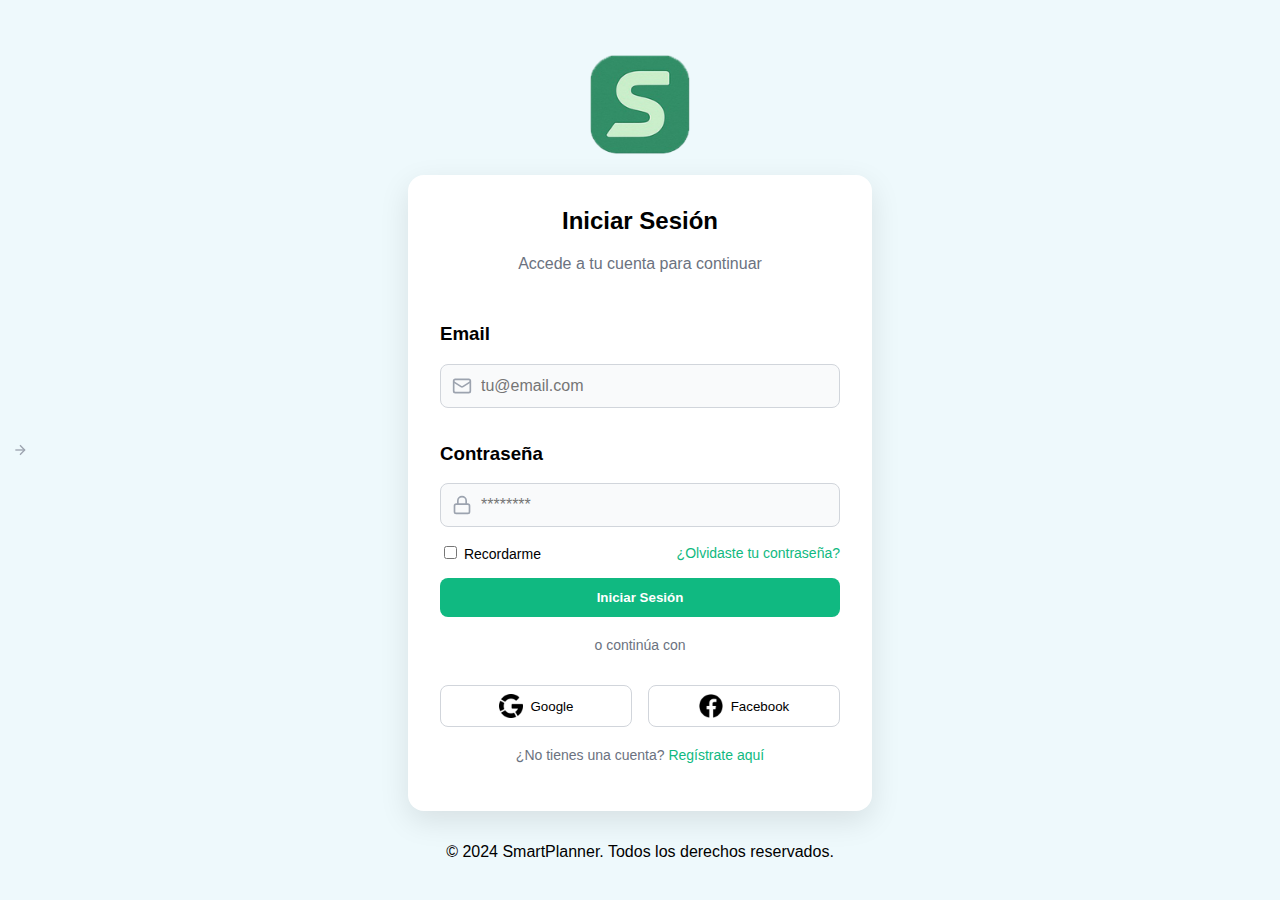
<file: views/login.html>
<!DOCTYPE html>
<html lang="en">
<head>
    <meta charset="UTF-8">
    <meta name="viewport" content="width=device-width, initial-scale=1.0">
    <title>SMART PLANNER - LOGIN</title>
    <link rel="icon" href="/img/Logo.png">
    <link rel="stylesheet" href="/styles/login.css">
</head>
<body>
    <section class="logo">
        <img src="/img/Logo.png" alt="" width="100" height="100">
    </section>

    <section class="login-form">
        <h2>Iniciar Sesión</h2>
        <p>Accede a tu cuenta para continuar</p>

        <section>
            <h3>Email</h3>
            <div class="input-icon">
            <svg xmlns="http://www.w3.org/2000/svg" class="icon" width="20" height="20" fill="none" stroke="currentColor" stroke-width="2"
                viewBox="0 0 24 24">
                <rect width="20" height="16" x="2" y="4" rx="2"></rect>
                <path d="m22 7-8.97 5.7a1.94 1.94 0 0 1-2.06 0L2 7"></path>
            </svg>
            <input type="email" placeholder="tu@email.com" required>
            </div>
        </section>

        <section>
            <h3>Contraseña</h3>
            <div class="input-icon">
            <svg xmlns="http://www.w3.org/2000/svg" class="icon" width="20" height="20" fill="none" stroke="currentColor" stroke-width="2"
                viewBox="0 0 24 24">
                <rect x="3" y="11" width="18" height="11" rx="2"></rect>
                <path d="M7 11V7a5 5 0 0 1 10 0v4"></path>
            </svg>
            <input type="password" placeholder="********" required>
            </div>
        </section>

        <section class="options">
            <label><input type="checkbox"> Recordarme</label>
            <a href="/views/recuperarContraseña.html">¿Olvidaste tu contraseña?</a>
        </section>

        <button type="submit">
            Iniciar Sesión
            <svg xmlns="http://www.w3.org/2000/svg" width="16" height="16" fill="none" stroke="currentColor" stroke-width="2"
            viewBox="0 0 24 24">
            <path d="M5 12h14"></path>
            <path d="m12 5 7 7-7 7"></path>
            </svg>
        </button>

        <p class="divider">o continúa con</p>

        <section class="social-buttons">
            <button><img src="/img/google.png" alt="Google"> Google</button>
            <button><img src="/img/facebook.png" alt="Facebook"> Facebook</button>
        </section>

        <p class="register-text">
            ¿No tienes una cuenta? <a href="/views/registro.html">Regístrate aquí</a>
        </p>
    </section>

    <footer>
        <p>© 2024 SmartPlanner. Todos los derechos reservados.</p>
    </footer>

    
</body>
</html>
</file>
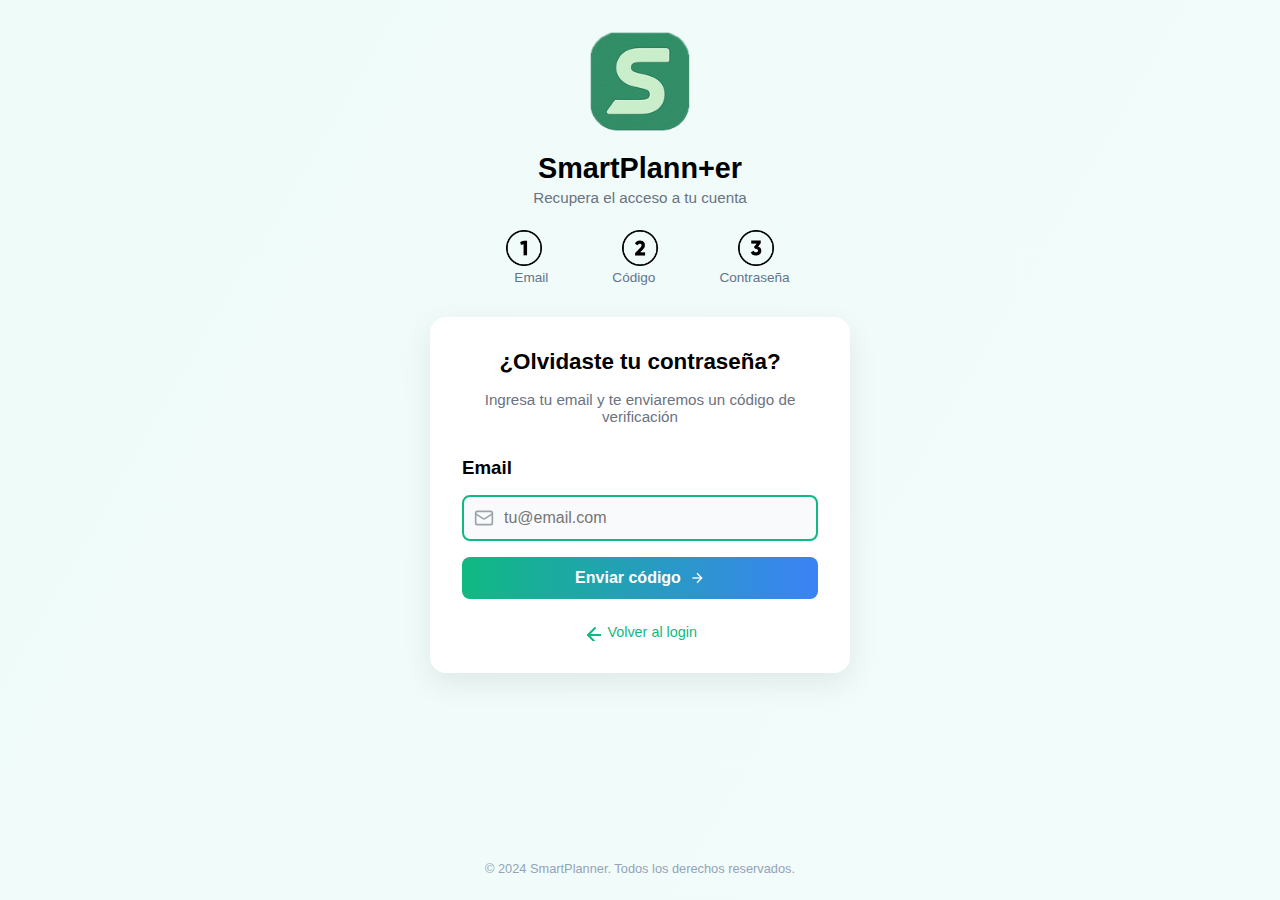
<file: views/recuperarContraseña.html>
<!DOCTYPE html>
<html lang="es">
<head>
  <meta charset="UTF-8" />
  <meta name="viewport" content="width=device-width, initial-scale=1.0" />
  <title>SMART PLANNER - RECUPERAR CONTRASEÑA</title>
  <link rel="stylesheet" href="/styles/recuperarContraseña.css" />
  <link rel="icon" href="/img/Logo.png" />
</head>
<body>
  <section class="logo">
    <img src="/img/Logo.png" alt="Logo SmartPlanner" width="100" height="100" />
  </section>

  <section class="branding">
    <h2>SmartPlann+er</h2>
    <p>Recupera el acceso a tu cuenta</p>
  </section>

  <section class="step-indicator">
    <div><img src="/img/numero-1.png" alt="Paso 1" /></div>
    <div><img src="/img/number-2.png" alt="Paso 2" /></div>
    <div><img src="/img/numero-3.png" alt="Paso 3" /></div>
  </section>

  <section class="step-labels">
    <div><h4>Email</h4></div>
    <div><h4>Código</h4></div>
    <div><h4>Contraseña</h4></div>
  </section>

  <section class="recovery-box">
    <h2>¿Olvidaste tu contraseña?</h2>
    <p>Ingresa tu email y te enviaremos un código de verificación</p>

    <h3>Email</h3>
    <div class="input-icon">
      <svg xmlns="http://www.w3.org/2000/svg" width="20" height="20" fill="none"
        stroke="currentColor" stroke-width="2" viewBox="0 0 24 24">
        <rect width="20" height="16" x="2" y="4" rx="2" />
        <path d="m22 7-8.97 5.7a1.94 1.94 0 0 1-2.06 0L2 7" />
      </svg>
      <input type="email" placeholder="tu@email.com" required />
    </div>

    <a class="submit-button" href="/views/recuperarContraseña2.html">
      Enviar código
      <svg xmlns="http://www.w3.org/2000/svg" width="16" height="16" fill="none"
        stroke="currentColor" stroke-width="2" viewBox="0 0 24 24">
        <path d="M5 12h14"></path>
        <path d="m12 5 7 7-7 7"></path>
      </svg>
    </a>

    <a class="back-link" href="/views/login.html">
      <svg xmlns="http://www.w3.org/2000/svg" width="24" height="24"
        fill="none" stroke="currentColor" stroke-width="2" stroke-linecap="round"
        stroke-linejoin="round" class="icon-back">
        <path d="m12 19-7-7 7-7" />
        <path d="M19 12H5" />
      </svg>
      Volver al login
    </a>
  </section>

  <footer>
    <p>© 2024 SmartPlanner. Todos los derechos reservados.</p>
  </footer>
</body>
</html>
</file>
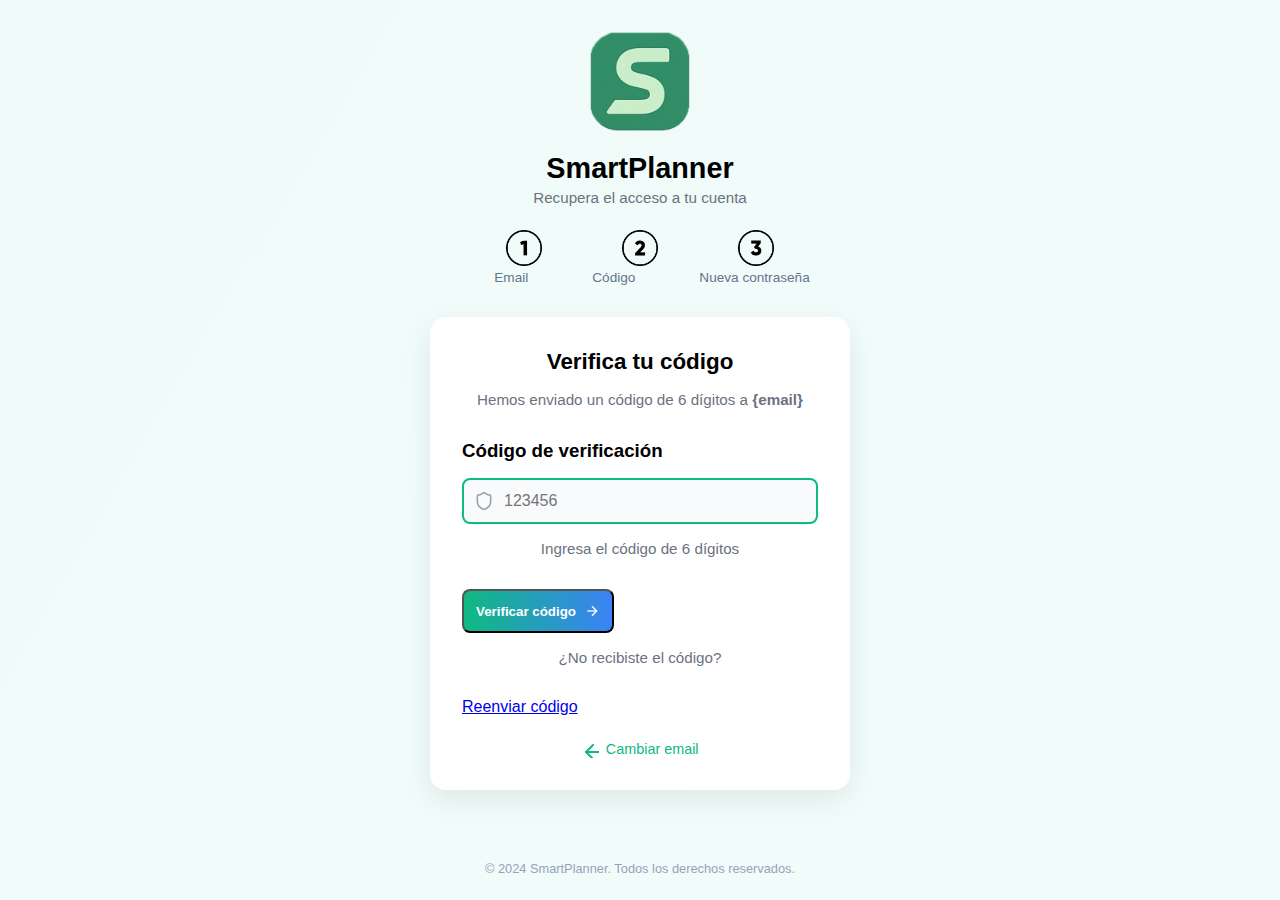
<file: views/recuperarContraseña2.html>
<!DOCTYPE html>
<html lang="es">
<head>
  <meta charset="UTF-8" />
  <meta name="viewport" content="width=device-width, initial-scale=1.0" />
  <title>SmartPlanner - Verificar Código</title>
  <link rel="icon" href="../img/Logo.png" />
  <link rel="stylesheet" href="../styles/recuperarContraseña2.css" />
</head>
<body>

  <section class="logo">
    <img src="../img/Logo.png" alt="Logo SmartPlanner" width="100" height="100" />
  </section>


  <section class="branding">
    <h2>SmartPlanner</h2>
    <p>Recupera el acceso a tu cuenta</p>
  </section>

  <section class="step-indicator">
    <div><img src="../img/numero-1.png" alt="Paso 1" /></div>
    <div><img src="../img/number-2.png" alt="Paso 2" /></div>
    <div><img src="../img/numero-3.png" alt="Paso 3" /></div>
  </section>

  <section class="step-labels">
    <div><h4>Email</h4></div>
    <div><h4>Código</h4></div>
    <div><h4>Nueva contraseña</h4></div>
  </section>


  <section class="recovery-box">
    <h2>Verifica tu código</h2>
    <p>Hemos enviado un código de 6 dígitos a <strong>{email}</strong></p>

    <h3>Código de verificación</h3>
    <div class="input-icon">
      <svg xmlns="http://www.w3.org/2000/svg" width="20" height="20" fill="none"
        stroke="currentColor" stroke-width="2" viewBox="0 0 24 24">
        <path d="M20 13c0 5-3.5 7.5-7.66 8.95a1 1 0 0 1-.67-.01C7.5 20.5 4 18 4 13V6a1 1 0 0 1 1-1c2 0 4.5-1.2 6.24-2.72a1.17 1.17 0 0 1 1.52 0C14.51 3.81 17 5 19 5a1 1 0 0 1 1 1z"/>
      </svg>
      <input type="text" inputmode="numeric" maxlength="6" placeholder="123456" required />
    </div>
    <p>Ingresa el código de 6 dígitos</p>

    <form action="../views/recuperarContraseña3.html">
      <button type="submit" class="submit-button">
        Verificar código
        <svg xmlns="http://www.w3.org/2000/svg" width="16" height="16" fill="none"
          stroke="currentColor" stroke-width="2" viewBox="0 0 24 24">
          <path d="M5 12h14"></path>
          <path d="m12 5 7 7-7 7"></path>
        </svg>
      </button>
    </form>


    <p>¿No recibiste el código?</p>
    <a href="#" class="resend-link">Reenviar código</a>

 
    <a class="back-link" href="../views/recuperarContraseña.html">
      <svg xmlns="http://www.w3.org/2000/svg" width="20" height="20"
        fill="none" stroke="currentColor" stroke-width="2" stroke-linecap="round"
        stroke-linejoin="round" class="icon-back">
        <path d="m12 19-7-7 7-7" />
        <path d="M19 12H5" />
      </svg>
      Cambiar email
    </a>
  </section>


  <footer>
    <p>© 2024 SmartPlanner. Todos los derechos reservados.</p>
  </footer>
</body>
</html>
</file>
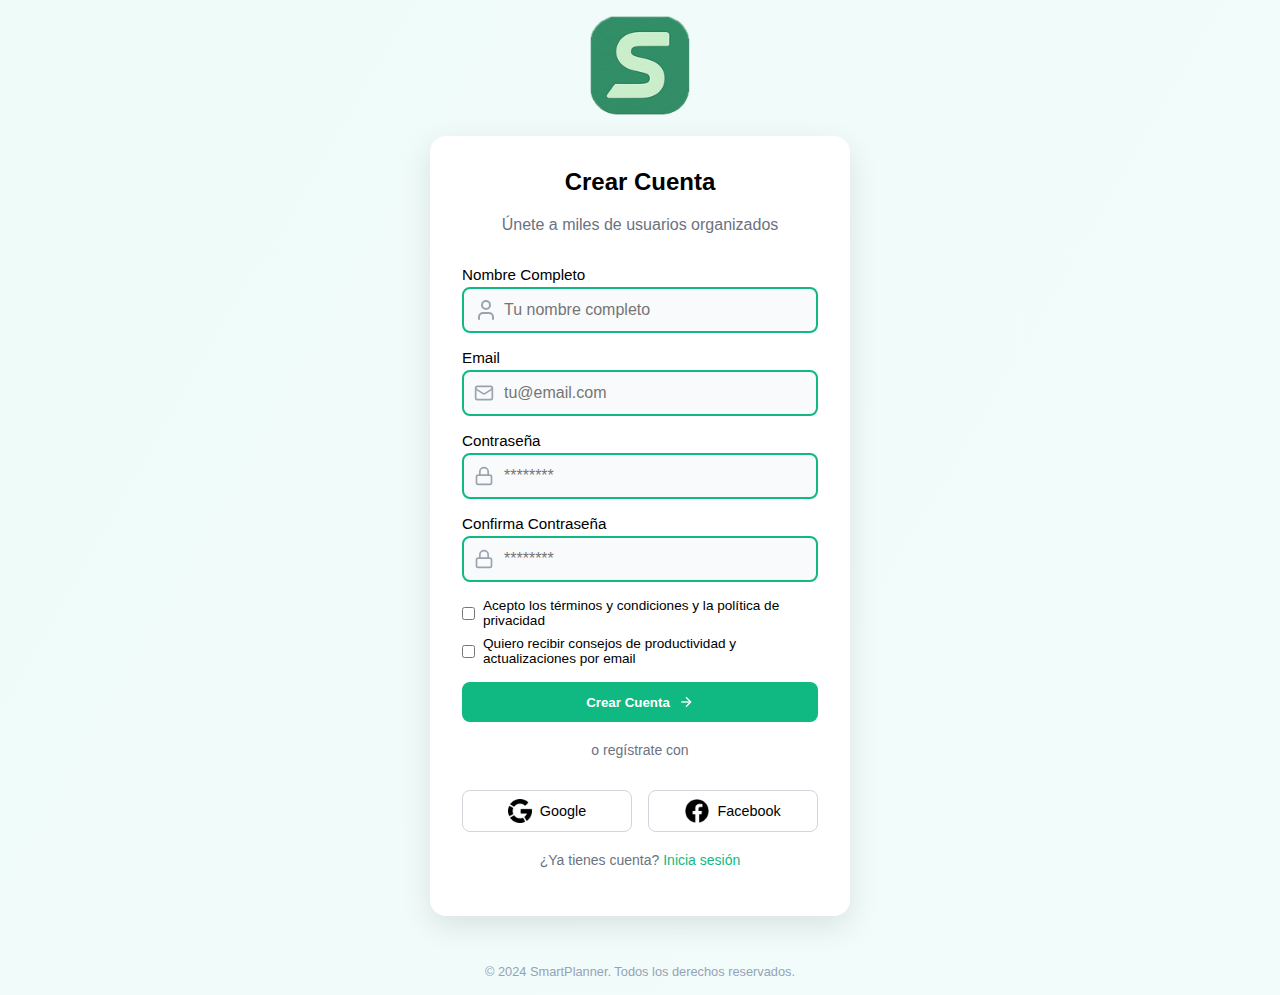
<file: views/registro.html>
<!DOCTYPE html>
<html lang="en">
<head>
  <meta charset="UTF-8">
  <meta name="viewport" content="width=device-width, initial-scale=1.0">
  <title>SMART PLANNER - REGISTRO</title>
  <link rel="icon" href="../img/Logo.png">
  <link rel="stylesheet" href="../styles/registro.css">
</head>
<body>
  <section class="logo">
    <img src="../img/Logo.png" alt="Logo SmartPlanner" width="100" height="100">
  </section>

  <section class="register-form">
    <h2>Crear Cuenta</h2>
    <p>Únete a miles de usuarios organizados</p>

    <section>
      <h3>Nombre Completo</h3>
      <div class="input-icon">
        <svg xmlns="http://www.w3.org/2000/svg" width="24" height="24" fill="none" stroke="currentColor"
          stroke-width="2" stroke-linecap="round" stroke-linejoin="round" class="lucide lucide-user">
          <path d="M19 21v-2a4 4 0 0 0-4-4H9a4 4 0 0 0-4 4v2"></path>
          <circle cx="12" cy="7" r="4"></circle>
        </svg>
        <input type="text" placeholder="Tu nombre completo" required>
      </div>
    </section>

    <section>
      <h3>Email</h3>
      <div class="input-icon">
        <svg xmlns="http://www.w3.org/2000/svg" width="20" height="20" fill="none" stroke="currentColor"
          stroke-width="2" viewBox="0 0 24 24">
          <rect width="20" height="16" x="2" y="4" rx="2"></rect>
          <path d="m22 7-8.97 5.7a1.94 1.94 0 0 1-2.06 0L2 7"></path>
        </svg>
        <input type="email" placeholder="tu@email.com" required>
      </div>
    </section>

    <section>
      <h3>Contraseña</h3>
      <div class="input-icon">
        <svg xmlns="http://www.w3.org/2000/svg" width="20" height="20" fill="none" stroke="currentColor"
          stroke-width="2" viewBox="0 0 24 24">
          <rect x="3" y="11" width="18" height="11" rx="2"></rect>
          <path d="M7 11V7a5 5 0 0 1 10 0v4"></path>
        </svg>
        <input type="password" placeholder="********" required>
      </div>
    </section>

    <section>
      <h3>Confirma Contraseña</h3>
      <div class="input-icon">
        <svg xmlns="http://www.w3.org/2000/svg" width="20" height="20" fill="none" stroke="currentColor"
          stroke-width="2" viewBox="0 0 24 24">
          <rect x="3" y="11" width="18" height="11" rx="2"></rect>
          <path d="M7 11V7a5 5 0 0 1 10 0v4"></path>
        </svg>
        <input type="password" placeholder="********" required>
      </div>
    </section>

    <section class="options">
      <label><input type="checkbox"> Acepto los términos y condiciones y la política de
          privacidad</label>
      <label><input type="checkbox"> Quiero recibir consejos de productividad y actualizaciones por email</label>
    </section>

    <button type="submit">
      Crear Cuenta
      <svg xmlns="http://www.w3.org/2000/svg" width="16" height="16" fill="none" stroke="currentColor"
        stroke-width="2" viewBox="0 0 24 24">
        <path d="M5 12h14"></path>
        <path d="m12 5 7 7-7 7"></path>
      </svg>
    </button>

    <p class="divider">o regístrate con</p>

    <section class="social-buttons">
      <button><img src="../img/google.png" alt="Google"> Google</button>
      <button><img src="../img/facebook.png" alt="Facebook"> Facebook</button>
    </section>

    <p class="register-text">
      ¿Ya tienes cuenta? <a href="login.html">Inicia sesión</a>
    </p>
  </section>

  <footer>
    <p>© 2024 SmartPlanner. Todos los derechos reservados.</p>
  </footer>
</body>
</html>
</file>
<file: styles/login.css>
/* Estilo general del body */
body {
  background-color: #eef9fc;
  margin: 0;
  height: 100vh;
  display: flex;
  justify-content: center;
  align-items: center;
  flex-direction: column;
  font-family: 'Segoe UI', Tahoma, Geneva, Verdana, sans-serif;
}

.logo{
    padding-top: 1rem;
    margin-top: 2rem;
    margin-bottom: 1rem;
}

footer{
    margin-top: 1rem;
    padding-bottom: 1rem;
}
/* Contenedor del login */
.login-form {
  width: 100%;
  max-width: 400px;
  padding: 2rem;
  background-color: #ffffff;
  border-radius: 1rem;
  box-shadow: 0 10px 30px rgba(0, 0, 0, 0.1);
  display: flex;
  flex-direction: column;
  gap: 1rem;
}

/* Títulos */
.login-form h2 {
  margin: 0;
  font-size: 1.5rem;
  text-align: center;
  font-weight: 600;
}

.login-form p {
  text-align: center;
  color: #6b7280;
  margin: 0.25rem 0 1rem;
}

/* Inputs */
.login-form input[type="email"],
.login-form input[type="password"] {
  width: 100%;
  padding: 0.75rem 0.75rem 0.75rem 2.5rem;
  border: 1px solid #d1d5db;
  border-radius: 0.5rem;
  font-size: 1rem;
  outline: none;
  background-color: #f9fafb;
}

.login-form input[type="email"]:focus,
.login-form input[type="password"]:focus {
  border-color: #3b82f6;
  background-color: #fff;
}

/* Icono en los inputs */
.login-form svg {
  position: absolute;
  left: 0.75rem;
  top: 50%;
  transform: translateY(-50%);
  color: #9ca3af;
}

/* Contenedor relativo para input con ícono */
.input-icon {
  position: relative;
  display: flex;
  align-items: center;
}

/* Errores */
.error-text {
  color: #ef4444;
  font-size: 0.875rem;
  margin-top: -0.5rem;
}

/* Recordarme y contraseña */
.options {
  display: flex;
  justify-content: space-between;
  align-items: center;
  font-size: 0.875rem;
}

.options a {
  color: #10b981;
  text-decoration: none;
  font-weight: 500;
}

.options a:hover {
  text-decoration: underline;
}

/* Botón principal */
.login-form button[type="submit"] {
  width: 100%;
  background-color: #10b981;
  color: white;
  padding: 0.75rem;
  border: none;
  border-radius: 0.5rem;
  font-weight: bold;
  cursor: pointer;
  display: flex;
  justify-content: center;
  align-items: center;
  gap: 0.5rem;
}

.login-form button[type="submit"]:hover {
  background-color: #0ea769;
}

/* Línea divisora */
.divider {
  text-align: center;
  color: #6b7280;
  font-size: 0.875rem;
  margin: 1rem 0;
}

/* Botones de redes */
.social-buttons {
  display: flex;
  justify-content: space-between;
  gap: 1rem;
}

.social-buttons button {
  flex: 1;
  display: flex;
  align-items: center;
  justify-content: center;
  padding: 0.5rem;
  border: 1px solid #d1d5db;
  border-radius: 0.5rem;
  background-color: white;
  cursor: pointer;
  font-weight: 500;
  gap: 0.5rem;
}

.social-buttons button img {
  height: 24px;
  width: 24px;
}

/* Enlace de registro */
.register-text {
  text-align: center;
  font-size: 0.875rem;
}

.register-text a {
  color: #10b981;
  font-weight: 500;
  text-decoration: none;
}

.register-text a:hover {
  text-decoration: underline;
}
</file>
<file: styles/recuperarContraseña.css>
/* Fondo general */
* {
    margin: 0;
    padding: 0;
    box-sizing: border-box;
    font-family: Arial, Helvetica, sans-serif;
}

body{
    background: #EFFBF9;
background: linear-gradient(120deg, rgba(239, 251, 249, 1) 0%, rgba(242, 252, 251, 1) 100%);
}

body {
  background-color: #eef9fc;
  margin: 0;
  padding: 0;
  font-family: 'Segoe UI', Tahoma, Geneva, Verdana, sans-serif;
  display: flex;
  flex-direction: column;
  align-items: center;
  min-height: 100vh;
}

/* Logo */
.logo {
  margin-top: 2rem;
}

/* Branding */
.branding h2 {
  font-size: 1.8rem;
  font-weight: 700;
  text-align: center;
  margin: 1rem 0 0.25rem;
}

.branding p {
  text-align: center;
  color: #6b7280;
  font-size: 0.95rem;
}

/* Pasos numerados */
.step-indicator {
  display: flex;
  justify-content: center;
  gap: 5rem;
  margin-top: 1.5rem;
}

.step-indicator div img {
  width: 36px;
  height: 36px;

}

/* Etiquetas debajo de los pasos */
.step-labels {
  display: flex;
  justify-content: center;
  gap: 4rem;
  margin-left: 1.5rem;
  margin-bottom: 1rem;
}

.step-labels h4 {
  font-weight: 500;
  color: #64748b;
  font-size: 0.85rem;
  margin: 0;
}

/* Caja del formulario */
.recovery-box {
  background-color: #ffffff;
  padding: 2rem;
  border-radius: 1rem;
  box-shadow: 0 10px 30px rgba(0, 0, 0, 0.08);
  max-width: 420px;
  width: 100%;
  display: flex;
  flex-direction: column;
  gap: 1rem;
  margin-top: 1rem;
}

.recovery-box h2 {
  text-align: center;
  margin: 0;
  font-size: 1.4rem;
  font-weight: 600;
}

.recovery-box p {
  text-align: center;
  font-size: 0.95rem;
  color: #6b7280;
  margin-bottom: 1rem;
}

/* Input con ícono */
.input-icon {
  position: relative;
  display: flex;
  align-items: center;
}

.input-icon svg {
  position: absolute;
  left: 0.75rem;
  top: 50%;
  transform: translateY(-50%);
  color: #9ca3af;
}

.input-icon input {
  width: 100%;
  padding: 0.75rem 0.75rem 0.75rem 2.5rem;
  border: 2px solid #10b981;
  border-radius: 0.5rem;
  font-size: 1rem;
  background-color: #f9fafb;
  outline: none;
}

.input-icon input:focus {
  background-color: white;
  border-color: #0ea769;
}

/* Botón enviar código */
.submit-button {
  display: flex;
  justify-content: center;
  align-items: center;
  gap: 0.5rem;
  padding: 0.75rem;
  background: linear-gradient(to right, #10b981, #3b82f6);
  color: white;
  border-radius: 0.5rem;
  text-decoration: none;
  font-weight: 600;
  transition: background 0.3s;
}

.submit-button:hover {
  opacity: 0.95;
}

/* Volver al login */
.back-link {
  display: flex;
  align-items: center;
  justify-content: center;
  margin-top: 0.5rem;
  gap: 0.4rem;
  font-size: 0.9rem;
  color: #10b981;
  text-decoration: none;
  font-weight: 500;
}

.back-link:hover {
  text-decoration: underline;
}

.icon-back {
  height: 18px;
  width: 18px;
}

/* Footer */
footer {
  margin-top: auto;
  padding: 1.5rem;
  text-align: center;
  color: #94a3b8;
  font-size: 0.8rem;
}
</file>
<file: styles/recuperarContraseña2.css>
/* Fondo general */
* {
    margin: 0;
    padding: 0;
    box-sizing: border-box;
    font-family: Arial, Helvetica, sans-serif;
}

body{
    background: #EFFBF9;
background: linear-gradient(120deg, rgba(239, 251, 249, 1) 0%, rgba(242, 252, 251, 1) 100%);
}

body {
  background-color: #eef9fc;
  margin: 0;
  padding: 0;
  font-family: 'Segoe UI', Tahoma, Geneva, Verdana, sans-serif;
  display: flex;
  flex-direction: column;
  align-items: center;
  min-height: 100vh;
}

/* Logo */
.logo {
  margin-top: 2rem;
}

/* Branding */
.branding h2 {
  font-size: 1.8rem;
  font-weight: 700;
  text-align: center;
  margin: 1rem 0 0.25rem;
}

.branding p {
  text-align: center;
  color: #6b7280;
  font-size: 0.95rem;
}

/* Pasos numerados */
.step-indicator {
  display: flex;
  justify-content: center;
  gap: 5rem;
  margin-top: 1.5rem;
}

.step-indicator div img {
  width: 36px;
  height: 36px;

}

/* Etiquetas debajo de los pasos */
.step-labels {
  display: flex;
  justify-content: center;
  gap: 4rem;
  margin-left: 1.5rem;
  margin-bottom: 1rem;
}

.step-labels h4 {
  font-weight: 500;
  color: #64748b;
  font-size: 0.85rem;
  margin: 0;
}

/* Caja del formulario */
.recovery-box {
  background-color: #ffffff;
  padding: 2rem;
  border-radius: 1rem;
  box-shadow: 0 10px 30px rgba(0, 0, 0, 0.08);
  max-width: 420px;
  width: 100%;
  display: flex;
  flex-direction: column;
  gap: 1rem;
  margin-top: 1rem;
}

.recovery-box h2 {
  text-align: center;
  margin: 0;
  font-size: 1.4rem;
  font-weight: 600;
}

.recovery-box p {
  text-align: center;
  font-size: 0.95rem;
  color: #6b7280;
  margin-bottom: 1rem;
}

/* Input con ícono */
.input-icon {
  position: relative;
  display: flex;
  align-items: center;
}

.input-icon svg {
  position: absolute;
  left: 0.75rem;
  top: 50%;
  transform: translateY(-50%);
  color: #9ca3af;
}

.input-icon input {
  width: 100%;
  padding: 0.75rem 0.75rem 0.75rem 2.5rem;
  border: 2px solid #10b981;
  border-radius: 0.5rem;
  font-size: 1rem;
  background-color: #f9fafb;
  outline: none;
}

.input-icon input:focus {
  background-color: white;
  border-color: #0ea769;
}

/* Botón enviar código */
.submit-button {
  display: flex;
  justify-content: center;
  align-items: center;
  gap: 0.5rem;
  padding: 0.75rem;
  background: linear-gradient(to right, #10b981, #3b82f6);
  color: white;
  border-radius: 0.5rem;
  text-decoration: none;
  font-weight: 600;
  transition: background 0.3s;
}

.submit-button:hover {
  opacity: 0.95;
}

/* Volver al login */
.back-link {
  display: flex;
  align-items: center;
  justify-content: center;
  margin-top: 0.5rem;
  gap: 0.4rem;
  font-size: 0.9rem;
  color: #10b981;
  text-decoration: none;
  font-weight: 500;
}

.back-link:hover {
  text-decoration: underline;
}

.icon-back {
  height: 18px;
  width: 18px;
}

/* Footer */
footer {
  margin-top: auto;
  padding: 1.5rem;
  text-align: center;
  color: #94a3b8;
  font-size: 0.8rem;
}
</file>
<file: styles/registro.css>
* {
    margin: 0;
    padding: 0;
    box-sizing: border-box;
    font-family: Arial, Helvetica, sans-serif;
}

body{
    background: #EFFBF9;
background: linear-gradient(120deg, rgba(239, 251, 249, 1) 0%, rgba(242, 252, 251, 1) 100%);
}

body {
  background-color: #eefcee;
  margin: 0;
  padding: 0;
  min-height: 100vh;
  font-family: 'Segoe UI', Tahoma, Geneva, Verdana, sans-serif;
  display: flex;
  flex-direction: column;
  align-items: center;
}

.logo {
  margin-top: 1rem;
  margin-bottom: 1rem;
}

.register-form {
  width: 100%;
  max-width: 420px;
  padding: 2rem;
  background-color: #ffffff;
  border-radius: 1rem;
  box-shadow: 0 10px 30px rgba(0, 0, 0, 0.1);
  display: flex;
  flex-direction: column;
  gap: 1rem;
}

.register-form h2 {
  margin: 0;
  font-size: 1.5rem;
  text-align: center;
  font-weight: 600;
}

.register-form p {
  text-align: center;
  color: #6b7280;
  margin: 0.25rem 0 1rem;
}

.register-form h3 {
  font-size: 0.95rem;
  font-weight: 500;
  margin-bottom: 0.25rem;
}

.input-icon {
  position: relative;
  display: flex;
  align-items: center;
}

.input-icon svg {
  position: absolute;
  left: 0.75rem;
  top: 50%;
  transform: translateY(-50%);
  color: #9ca3af;
}

.input-icon input {
  width: 100%;
  padding: 0.75rem 0.75rem 0.75rem 2.5rem;
  border: 2px solid #10b981;
  border-radius: 0.5rem;
  font-size: 1rem;
  outline: none;
  background-color: #f9fafb;
}

.input-icon input:focus {
  border-color: #0ea769;
  background-color: #fff;
}

.options {
  display: flex;
  flex-direction: column;
  gap: 0.5rem;
  font-size: 0.85rem;
}

.options label {
  display: flex;
  align-items: center;
  gap: 0.5rem;
}

.options a {
  color: #10b981;
  text-decoration: none;
  font-weight: 500;
}

button[type="submit"] {
  width: 100%;
  background-color: #10b981;
  color: white;
  padding: 0.75rem;
  border: none;
  border-radius: 0.5rem;
  font-weight: bold;
  cursor: pointer;
  display: flex;
  justify-content: center;
  align-items: center;
  gap: 0.5rem;
  transition: background-color 0.3s;
}

button[type="submit"]:hover {
  background-color: #0ea769;
}

.divider {
  text-align: center;
  color: #6b7280;
  font-size: 0.875rem;
  margin: 1rem 0;
}

.social-buttons {
  display: flex;
  justify-content: space-between;
  gap: 1rem;
}

.social-buttons button {
  flex: 1;
  display: flex;
  align-items: center;
  justify-content: center;
  padding: 0.5rem;
  border: 1px solid #d1d5db;
  border-radius: 0.5rem;
  background-color: white;
  cursor: pointer;
  font-weight: 500;
  gap: 0.5rem;
  font-size: 0.9rem;
}

.social-buttons button img {
  height: 24px;
  width: 24px;
}

.register-text {
  text-align: center;
  font-size: 0.875rem;
}

.register-text a {
  color: #10b981;
  font-weight: 500;
  text-decoration: none;
}

.register-text a:hover {
  text-decoration: underline;
}

footer {
  margin-top: 2rem;
  padding: 1rem;
  text-align: center;
  color: #94a3b8;
  font-size: 0.8rem;
}
</file>
